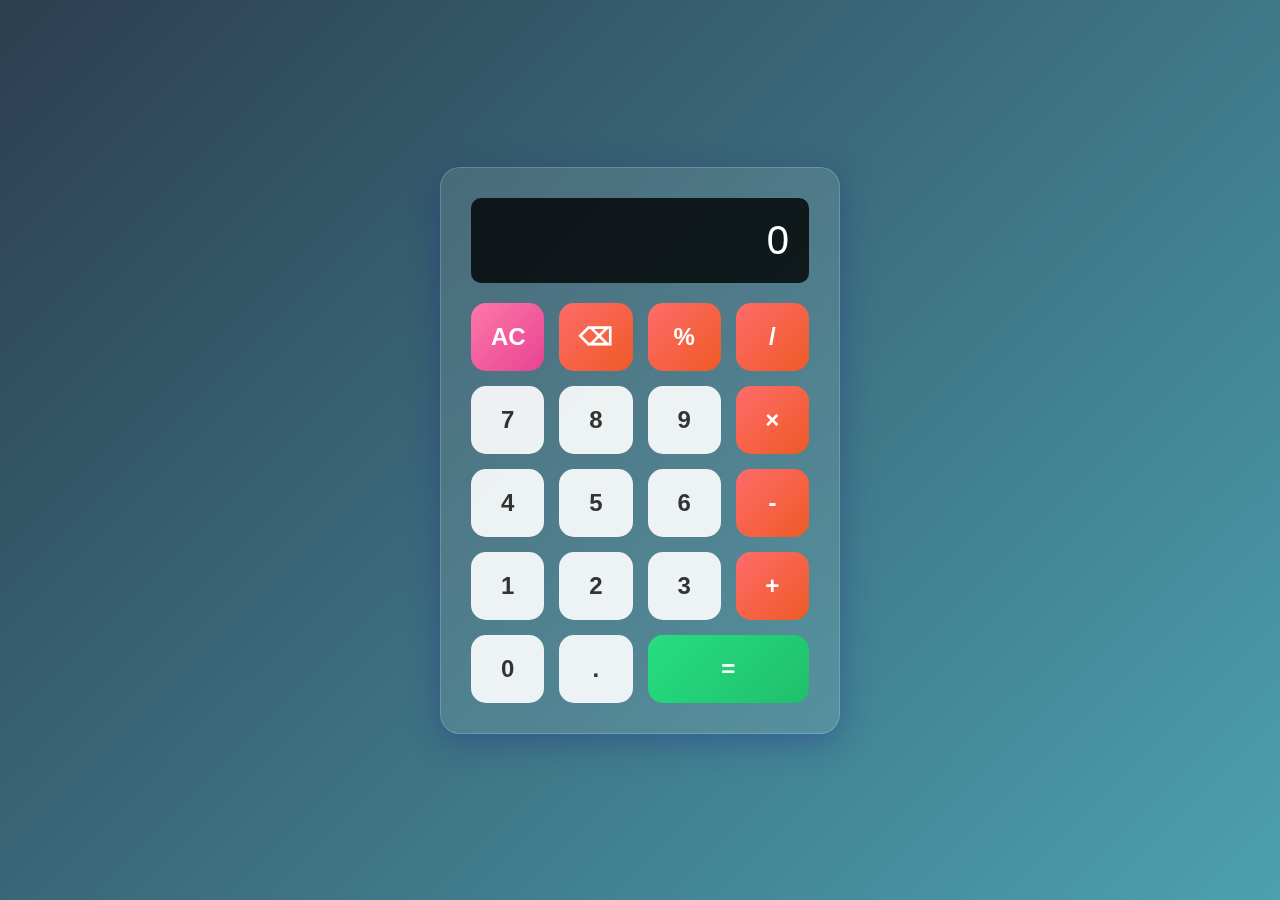
<file: Task-1\_Calculator/index.html>
<!DOCTYPE html>
<html lang="en">

<head>
    <meta charset="UTF-8">
    <meta name="viewport" content="width=device-width, initial-scale=1.0">
    <title>Interactive Calculator</title>
    <link rel="stylesheet" href="style.css">
</head>

<body>
    <div class="calculator">
        <div class="display" id="display">0</div>
        <div class="buttons">
            <button class="clear" data-key="Escape">AC</button>
            <button class="operator" data-key="Backspace">⌫</button>
            <button class="operator" data-key="%">%</button>
            <button class="operator" data-key="/">/</button>

            <button class="number" data-key="7">7</button>
            <button class="number" data-key="8">8</button>
            <button class="number" data-key="9">9</button>
            <button class="operator" data-key="*">×</button>

            <button class="number" data-key="4">4</button>
            <button class="number" data-key="5">5</button>
            <button class="number" data-key="6">6</button>
            <button class="operator" data-key="-">-</button>

            <button class="number" data-key="1">1</button>
            <button class="number" data-key="2">2</button>
            <button class="number" data-key="3">3</button>
            <button class="operator" data-key="+">+</button>

            <button class="number zero" data-key="0">0</button>
            <button class="decimal" data-key=".">.</button>
            <button class="equals" data-key="Enter">=</button>
        </div>

    </div>

    <script src="script.js"></script>
</body>

</html>
</file>
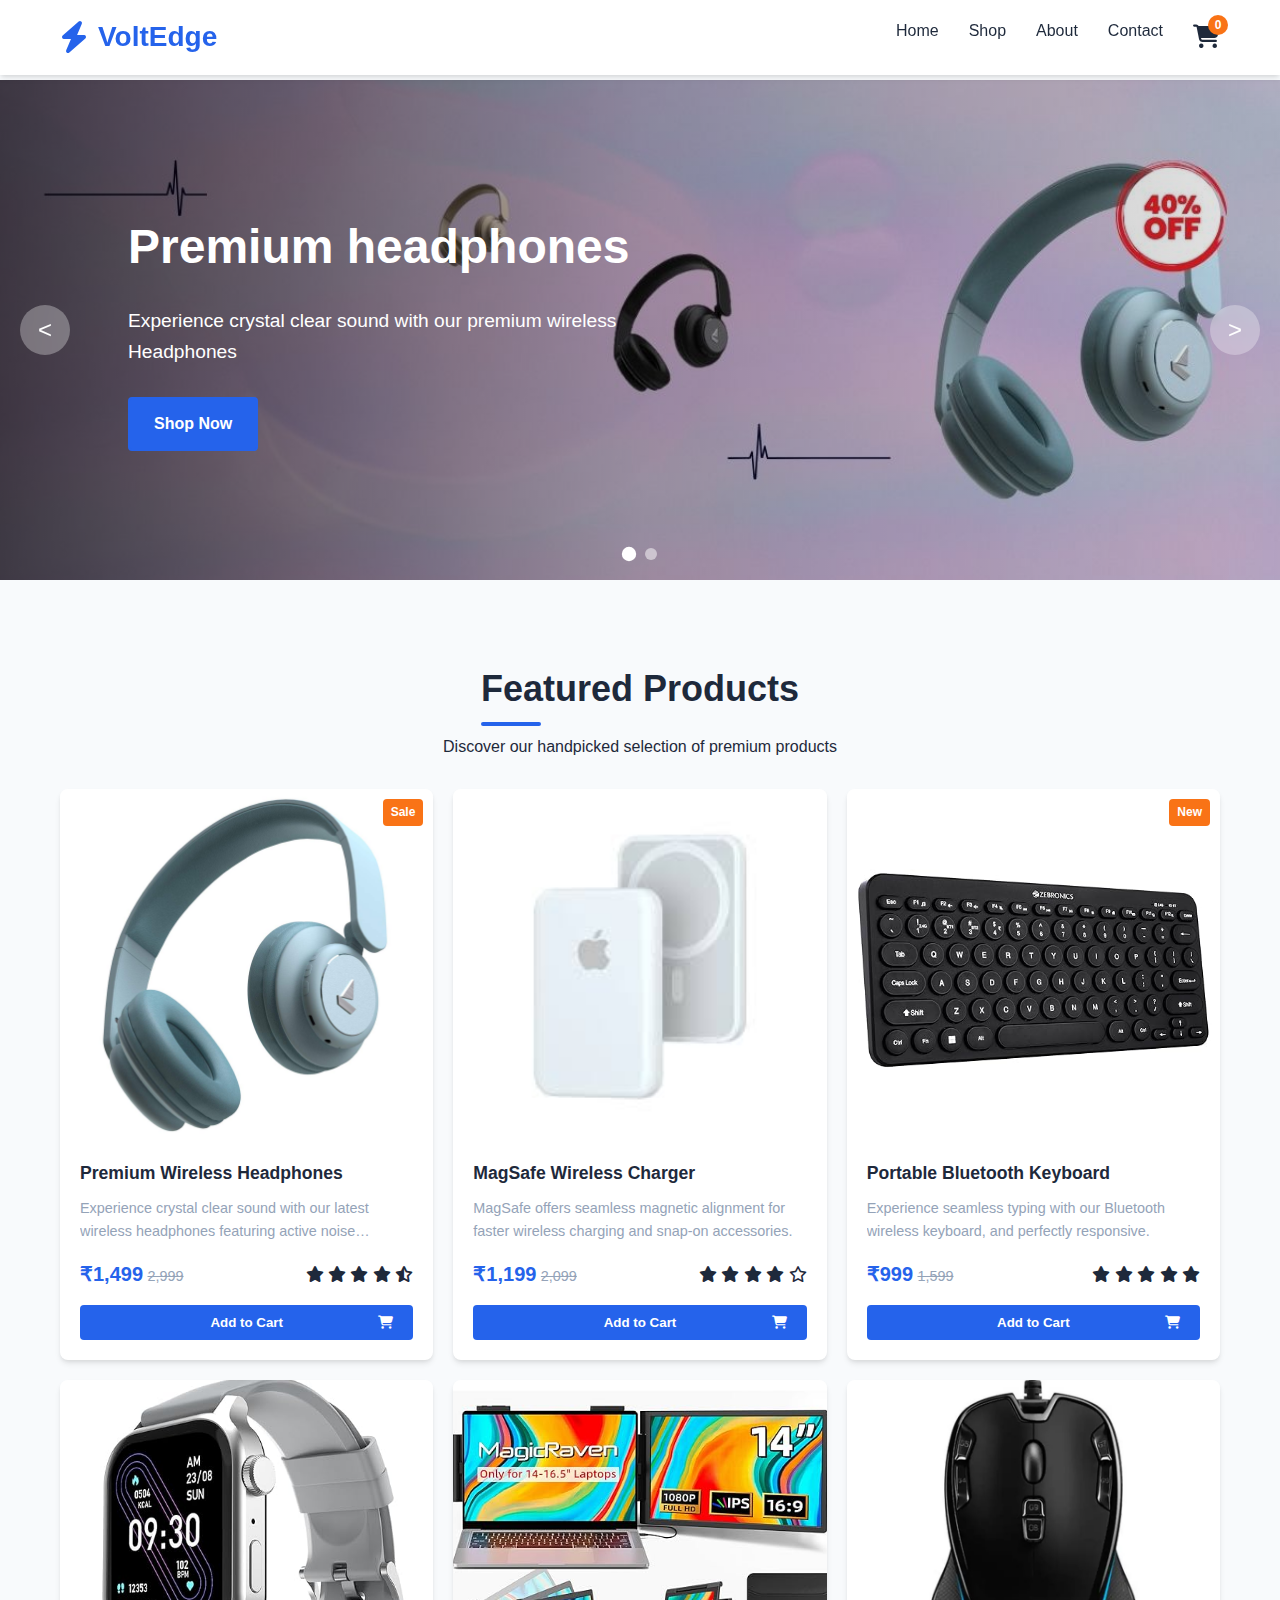
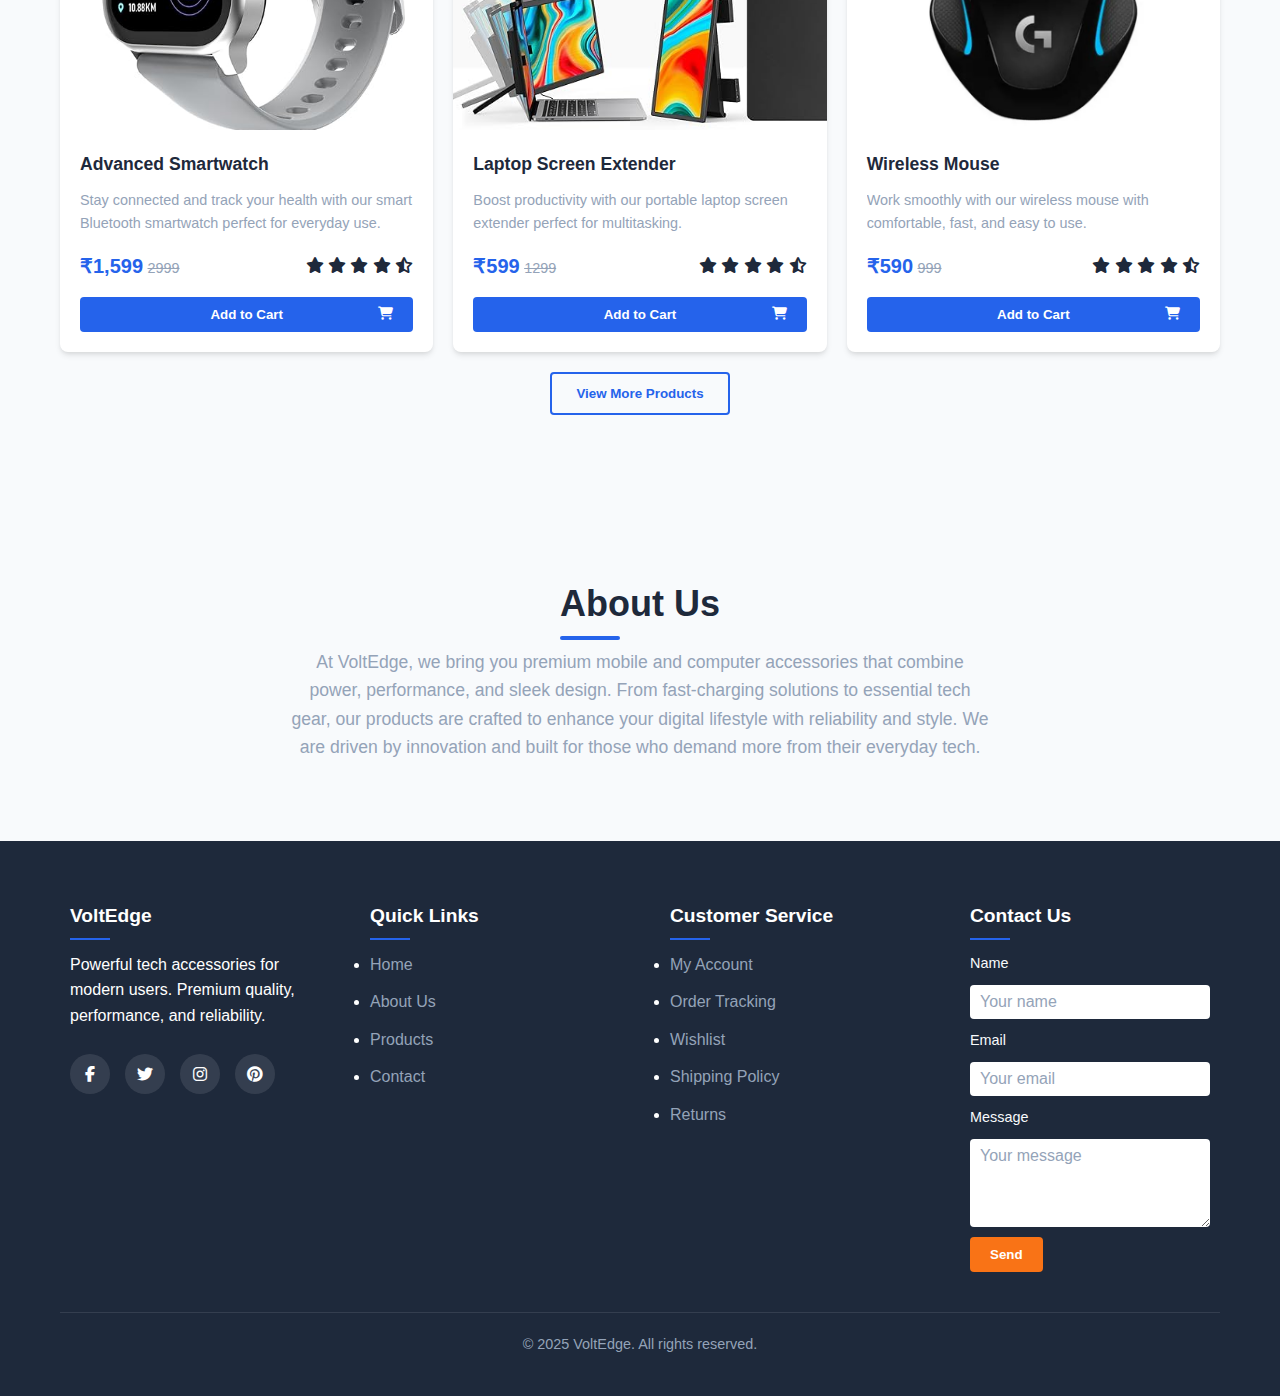
<file: Task-2_Landing-Page/index.html>
<!DOCTYPE html>
<html lang="en">

<head>
    <meta charset="UTF-8">
    <meta name="viewport" content="width=device-width, initial-scale=1.0">
    <title>VoltEdge</title>
    <link rel="stylesheet" href="https://cdnjs.cloudflare.com/ajax/libs/font-awesome/6.4.0/css/all.min.css">
    <link rel="stylesheet" href="style.css">
</head>

<body>
    <!-- Header -->
    <header>
        <button class="mobile-menu-toggle" aria-label="Toggle menu">
            <i class="fas fa-bars"></i>
        </button>
        <div class="container">
            <nav class="navbar">
                <a href="#" class="logo">
                    <i class="fas fa-bolt logo-icon"></i>
                    VoltEdge
                </a>
                <ul class="nav-links">
                    <li><a href="#home">Home</a></li>
                    <li><a href="#products">Shop</a></li>
                    <li><a href="#about">About</a></li>
                    <li><a href="#contact">Contact</a></li>
                    <li>
                        <a href="#" class="cart-icon">
                            <i class="fas fa-shopping-cart"></i>
                            <span class="cart-count">0</span>
                        </a>
                    </li>
                </ul>
            </nav>
        </div>
    </header>

    <!-- Hero Slider -->
    <section class="hero" id="home">
        <div class="slider-container">
            <div class="slider">
                <!-- Slide 1 -->
                <div class="slide active">
                    <div class="slide-bg" style="background-image: url('Images/Purple\ White\ and\ Red\ Modern\ Headphone\ Sale\ Promo\ Banner.jpg');"></div>
                    <div class="slide-content">
                        <h1>Premium headphones</h1>
                        <p>Experience crystal clear sound with our premium wireless Headphones</p>
                        <a href="#products" class="btn btn-primary">Shop Now</a>
                    </div>
                </div>
                <!-- Slide 2 -->
                <div class="slide">
                    <div class="slide-bg" style="background-image: url('Images/New\ Watch\ Arrivals\ Banner.jpg');"></div>
                    <div class="slide-content">
                        <h1>Advanced Smartwatch</h1>
                        <p>Stay connected and track your fitness with our advanced smartwatch</p>
                        <a href="#products" class="btn btn-primary">Explore</a>
                    </div>
                </div>
            </div>
            <!-- Slider Navigation -->
            <div class="slider-nav">
                <button class="nav-btn prev-btn"><</button>
                <button class="nav-btn next-btn">></button>
            </div>
            <!-- Slider Indicators -->
            <div class="slider-indicators">
                <span class="indicator active" data-slide="0"></span>
                <span class="indicator" data-slide="1"></span>
            </div>
        </div>
    </section>

    <!-- Products Section -->
    <section class="products" id="products">
        <div class="container">
            <div class="text-center">
                <h2 class="section-title">Featured Products</h2>
                <p>Discover our handpicked selection of premium products</p>
            </div>
            <div class="products-grid">
                <!-- Product 1 -->
                <div class="product-card">
                    <div class="product-image">
                        <img src="Images/Headphones.jpg"
                            alt="Premium wireless headphones with noise cancellation and sleek black finish">
                        <span class="badge">Sale</span>
                    </div>
                    <div class="product-info">
                        <h3 class="product-title">Premium Wireless Headphones</h3>
                        <p class="product-description">Experience crystal clear sound with our latest wireless
                            headphones featuring active noise cancellation.</p>
                        <div class="product-price">
                            <div>
                                <span class="price">₹1,499</span>
                                <span class="old-price">2,999</span>
                            </div>
                            <div class="rating">
                                <i class="fas fa-star"></i>
                                <i class="fas fa-star"></i>
                                <i class="fas fa-star"></i>
                                <i class="fas fa-star"></i>
                                <i class="fas fa-star-half-alt"></i>
                            </div>
                        </div>
                        <button class="add-to-cart">
                            <span class="text">Add to Cart</span>
                            <i class="fas fa-shopping-cart"></i>
                        </button>
                    </div>
                </div>
                <!-- Product 2 -->
                <div class="product-card">
                    <div class="product-image">
                        <img src="Images/Magsafe.jpeg"
                            alt="Modern smartwatch with health tracking and touchscreen display">
                    </div>
                    <div class="product-info">
                        <h3 class="product-title">MagSafe Wireless Charger</h3>
                        <p class="product-description">MagSafe offers seamless magnetic alignment for faster wireless charging and snap-on accessories.</p>
                        <div class="product-price">
                            <div>
                                <span class="price">₹1,199</span>
                                <span class="old-price">2,099</span>
                            </div>
                            <div class="rating">
                                <i class="fas fa-star"></i>
                                <i class="fas fa-star"></i>
                                <i class="fas fa-star"></i>
                                <i class="fas fa-star"></i>
                                <i class="far fa-star"></i>
                            </div>
                        </div>
                        <button class="add-to-cart">
                            <span class="text">Add to Cart</span>
                            <i class="fas fa-shopping-cart"></i>
                        </button>
                    </div>
                </div>
                <!-- Product 3 -->
                <div class="product-card">
                    <div class="product-image">
                        <img src="Images/Keyboard.jpeg"
                            alt="Portable Bluetooth speaker with 360-degree sound and waterproof design">
                        <span class="badge">New</span>
                    </div>
                    <div class="product-info">
                        <h3 class="product-title">Portable Bluetooth Keyboard</h3>
                        <p class="product-description">Experience seamless typing with our Bluetooth wireless keyboard, and perfectly responsive.</p>
                        <div class="product-price">
                            <div>
                                <span class="price">₹999</span>
                                <span class="old-price">1,599</span>
                            </div>
                            <div class="rating">
                                <i class="fas fa-star"></i>
                                <i class="fas fa-star"></i>
                                <i class="fas fa-star"></i>
                                <i class="fas fa-star"></i>
                                <i class="fas fa-star"></i>
                            </div>
                        </div>
                        <button class="add-to-cart">
                            <span class="text">Add to Cart</span>
                            <i class="fas fa-shopping-cart"></i>
                        </button>
                    </div>
                </div>
                <!-- Product 4 -->
                <div class="product-card">
                    <div class="product-image">
                        <img src="Images/Smartwatch.jpg"
                            alt="High-performance gaming laptop with RGB keyboard and thin bezel display">
                    </div>
                    <div class="product-info">
                        <h3 class="product-title">Advanced Smartwatch</h3>
                        <p class="product-description">Stay connected and track your health with our smart Bluetooth smartwatch perfect for everyday use.</p>
                        <div class="product-price">
                            <div>
                                <span class="price">₹1,599</span>
                                <span class="old-price">2999</span>
                            </div>
                            <div class="rating">
                                <i class="fas fa-star"></i>
                                <i class="fas fa-star"></i>
                                <i class="fas fa-star"></i>
                                <i class="fas fa-star"></i>
                                <i class="fas fa-star-half-alt"></i>
                            </div>
                        </div>
                        <button class="add-to-cart">
                            <span class="text">Add to Cart</span>
                            <i class="fas fa-shopping-cart"></i>
                        </button>
                    </div>
                </div>


                <!-- Product 5 -->
                <div class="product-card">
                    <div class="product-image">
                        <img src="Images/Laptop Screen Extender.jpg"
                            alt="High-performance gaming laptop with RGB keyboard and thin bezel display">
                    </div>
                    <div class="product-info">
                        <h3 class="product-title">Laptop Screen Extender</h3>
                        <p class="product-description">Boost productivity with our portable laptop screen extender perfect for multitasking.</p>
                        <div class="product-price">
                            <div>
                                <span class="price">₹599</span>
                                <span class="old-price">1299</span>
                            </div>
                            <div class="rating">
                                <i class="fas fa-star"></i>
                                <i class="fas fa-star"></i>
                                <i class="fas fa-star"></i>
                                <i class="fas fa-star"></i>
                                <i class="fas fa-star-half-alt"></i>
                            </div>
                        </div>
                        <button class="add-to-cart">
                            <span class="text">Add to Cart</span>
                            <i class="fas fa-shopping-cart"></i>
                        </button>
                    </div>
                </div>

                <!-- Product 6 -->
                <div class="product-card">
                    <div class="product-image">
                        <img src="Images/Mouse.jpg"
                            alt="High-performance gaming laptop with RGB keyboard and thin bezel display">
                    </div>
                    <div class="product-info">
                        <h3 class="product-title">Wireless Mouse</h3>
                        <p class="product-description">Work smoothly with our wireless mouse with comfortable, fast, and easy to use.</p>
                        <div class="product-price">
                            <div>
                                <span class="price">₹590</span>
                                <span class="old-price">999</span>
                            </div>
                            <div class="rating">
                                <i class="fas fa-star"></i>
                                <i class="fas fa-star"></i>
                                <i class="fas fa-star"></i>
                                <i class="fas fa-star"></i>
                                <i class="fas fa-star-half-alt"></i>
                            </div>
                        </div>
                        <button class="add-to-cart">
                            <span class="text">Add to Cart</span>
                            <i class="fas fa-shopping-cart"></i>
                        </button>
                    </div>
                </div>

                <!-- Additional Products (hidden initially) -->
                <div class="product-card additional-product hidden">

                    <!-- Product 7 -->
                    <div class="product-image">
                        <img src="Images/back case .jpg"
                            alt="Ergonomic mechanical keyboard with customizable RGB lighting">
                    </div>
                    <div class="product-info">
                        <h3 class="product-title">Iphone 14 back case</h3>
                        <p class="product-description">Protect your phone in style with our durable and sleek back cover.</p>
                        <div class="product-price">
                            <div>
                                <span class="price">₹250</span>
                                <span class="old-price">799</span>
                            </div>
                            <div class="rating">
                                <i class="fas fa-star"></i>
                                <i class="fas fa-star"></i>
                                <i class="fas fa-star"></i>
                                <i class="fas fa-star"></i>
                                <i class="far fa-star"></i>
                            </div>
                        </div>
                        <button class="add-to-cart">
                            <span class="text">Add to Cart</span>
                            <i class="fas fa-shopping-cart"></i>
                        </button>
                    </div>
                </div>

                <!-- Product 8 -->
                <div class="product-card additional-product hidden">
                    <div class="product-image">
                        <img src="Images/Wired Airpods.jpg"
                            alt="MagSafe compatible wireless charger with fast charging capabilities">
                    </div>
                    <div class="product-info">
                        <h3 class="product-title">Wired Airpods </h3>
                        <p class="product-description">Enjoy clear sound and all-day comfort with our wired AirPods simple, reliable, and ready to go.</p>
                        <div class="product-price">
                            <div>
                                <span class="price">₹999</span>
                                <span class="old-price">1999</span>
                            </div>
                            <div class="rating">
                                <i class="fas fa-star"></i>
                                <i class="fas fa-star"></i>
                                <i class="fas fa-star"></i>
                                <i class="fas fa-star"></i>
                                <i class="fas fa-star"></i>
                            </div>
                        </div>
                        <button class="add-to-cart">
                            <span class="text">Add to Cart</span>
                            <i class="fas fa-shopping-cart"></i>
                        </button>
                    </div>
                </div>
                <!-- Product 9 -->
                <div class="product-card additional-product hidden">
                    <div class="product-image">
                        <img src="Images/Mouse pad.jpg"
                            alt="MagSafe compatible wireless charger with fast charging capabilities">
                    </div>
                    <div class="product-info">
                        <h3 class="product-title">Mouse Pad</h3>
                        <p class="product-description">Enjoy smooth and precise control with our comfortable and durable mouse pad.</p>
                        <div class="product-price">
                            <div>
                                <span class="price">₹399</span>
                                <span class="old-price">899</span>
                            </div>
                            <div class="rating">
                                <i class="fas fa-star"></i>
                                <i class="fas fa-star"></i>
                                <i class="fas fa-star"></i>
                                <i class="fas fa-star"></i>
                                <i class="fas fa-star"></i>
                            </div>
                        </div>
                        <button class="add-to-cart">
                            <span class="text">Add to Cart</span>
                            <i class="fas fa-shopping-cart"></i>
                        </button>
                    </div>
                </div>

                <!-- Product 10 -->
                <div class="product-card additional-product hidden">
                    <div class="product-image">
                        <img src="Images/Charger.jpg"
                            alt="MagSafe compatible wireless charger with fast charging capabilities">
                    </div>
                    <div class="product-info">
                        <h3 class="product-title">Charger</h3>
                        <p class="product-description">Charge faster and safer with our compact and reliable charger – perfect for daily use.</p>
                        <div class="product-price">
                            <div>
                                <span class="price">₹599</span>
                                <span class="old-price">999</span>
                            </div>
                            <div class="rating">
                                <i class="fas fa-star"></i>
                                <i class="fas fa-star"></i>
                                <i class="fas fa-star"></i>
                                <i class="fas fa-star"></i>
                                <i class="fas fa-star"></i>
                            </div>
                        </div>
                        <button class="add-to-cart">
                            <span class="text">Add to Cart</span>
                            <i class="fas fa-shopping-cart"></i>
                        </button>
                    </div>
                </div>

                <!-- Product 11 -->
                <div class="product-card additional-product hidden">
                    <div class="product-image">
                        <img src="Images/Laptop Stand (2).jpg"
                            alt="MagSafe compatible wireless charger with fast charging capabilities">
                    </div>
                    <div class="product-info">
                        <h3 class="product-title">Laptop Stand</h3>
                        <p class="product-description">Work comfortably with our adjustable laptop stand – sturdy, portable, and ergonomic.</p>
                        <div class="product-price">
                            <div>
                                <span class="price">₹349</span>
                                <span class="old-price">999</span>
                            </div>
                            <div class="rating">
                                <i class="fas fa-star"></i>
                                <i class="fas fa-star"></i>
                                <i class="fas fa-star"></i>
                                <i class="fas fa-star"></i>
                                <i class="fas fa-star"></i>
                            </div>
                        </div>
                        <button class="add-to-cart">
                            <span class="text">Add to Cart</span>
                            <i class="fas fa-shopping-cart"></i>
                        </button>
                    </div>
                </div>

                <!-- Product 12 -->
                <div class="product-card additional-product hidden">
                    <div class="product-image">
                        <img src="Images/Charging Cable.jpg"
                            alt="MagSafe compatible wireless charger with fast charging capabilities">
                    </div>
                    <div class="product-info">
                        <h3 class="product-title">Charging Cable</h3>
                        <p class="product-description">Fast and reliable charging with our strong, tangle-free charging cable.</p>
                        <div class="product-price">
                            <div>
                                <span class="price">₹249</span>
                                <span class="old-price">599</span>
                            </div>
                            <div class="rating">
                                <i class="fas fa-star"></i>
                                <i class="fas fa-star"></i>
                                <i class="fas fa-star"></i>
                                <i class="fas fa-star"></i>
                                <i class="fas fa-star"></i>
                            </div>
                        </div>
                        <button class="add-to-cart">
                            <span class="text">Add to Cart</span>
                            <i class="fas fa-shopping-cart"></i>
                        </button>
                    </div>
                </div>


            </div>
            <div class="text-center">
                <button id="view-more-btn" class="btn btn-outline">View More Products</button>
                <button id="view-less-btn" class="btn btn-outline" style="display:none;">View Less</button>
            </div>
        </div>
    </section>

    <!-- About Us Section -->
    <section class="about" id="about">
        <div class="container">
            <div class="text-center">
                <h2 class="section-title">About Us</h2>
                <p>At VoltEdge, we bring you premium mobile and computer accessories that combine power, performance,
                    and sleek design. From fast-charging solutions to essential tech gear, our products are crafted to
                    enhance your digital lifestyle with reliability and style. We are driven by innovation and built for
                    those who demand more from their everyday tech.</p>
            </div>
        </div>
    </section>


    <!-- Footer -->
    <footer id="contact">
        <div class="container">
            <div class="footer-content">
                <div class="footer-column">
                    <h3>VoltEdge</h3>
                    <p>Powerful tech accessories for modern users. Premium quality, performance, and reliability.</p>
                    <br>
                    <div class="social-links">
                        <a href="#"><i class="fab fa-facebook-f"></i></a>
                        <a href="#"><i class="fab fa-twitter"></i></a>
                        <a href="#"><i class="fab fa-instagram"></i></a>
                        <a href="#"><i class="fab fa-pinterest"></i></a>
                    </div>
                </div>
                <div class="footer-column">
                    <h3>Quick Links</h3>
                    <ul>
                        <li><a href="#">Home</a></li>
                        <li><a href="#">About Us</a></li>
                        <li><a href="#">Products</a></li>
                        <li><a href="#">Contact</a></li>
                    </ul>
                </div>
                <div class="footer-column">
                    <h3>Customer Service</h3>
                    <ul>
                        <li><a href="#">My Account</a></li>
                        <li><a href="#">Order Tracking</a></li>
                        <li><a href="#">Wishlist</a></li>
                        <li><a href="#">Shipping Policy</a></li>
                        <li><a href="#">Returns</a></li>
                    </ul>
                </div>
                <div class="footer-column">
                    <h3>Contact Us</h3>
                    <form class="contact-form" action="/contact" method="post">
                        <label for="name">Name</label>
                        <input type="text" id="name" name="name" placeholder="Your name" required>

                        <label for="email">Email</label>
                        <input type="email" id="email" name="email" placeholder="Your email" required>

                        <label for="message">Message</label>
                        <textarea id="message" name="message" rows="4" placeholder="Your message" required></textarea>

                        <button type="submit" class="btn btn-primary">Send</button>
                    </form>
                </div>
            </div>
            <div class="copyright">
                <p>© 2025 VoltEdge. All rights reserved.</p>
            </div>
        </div>
    </footer>

    <script src="script.js"></script>
</body>

</html>
</file>
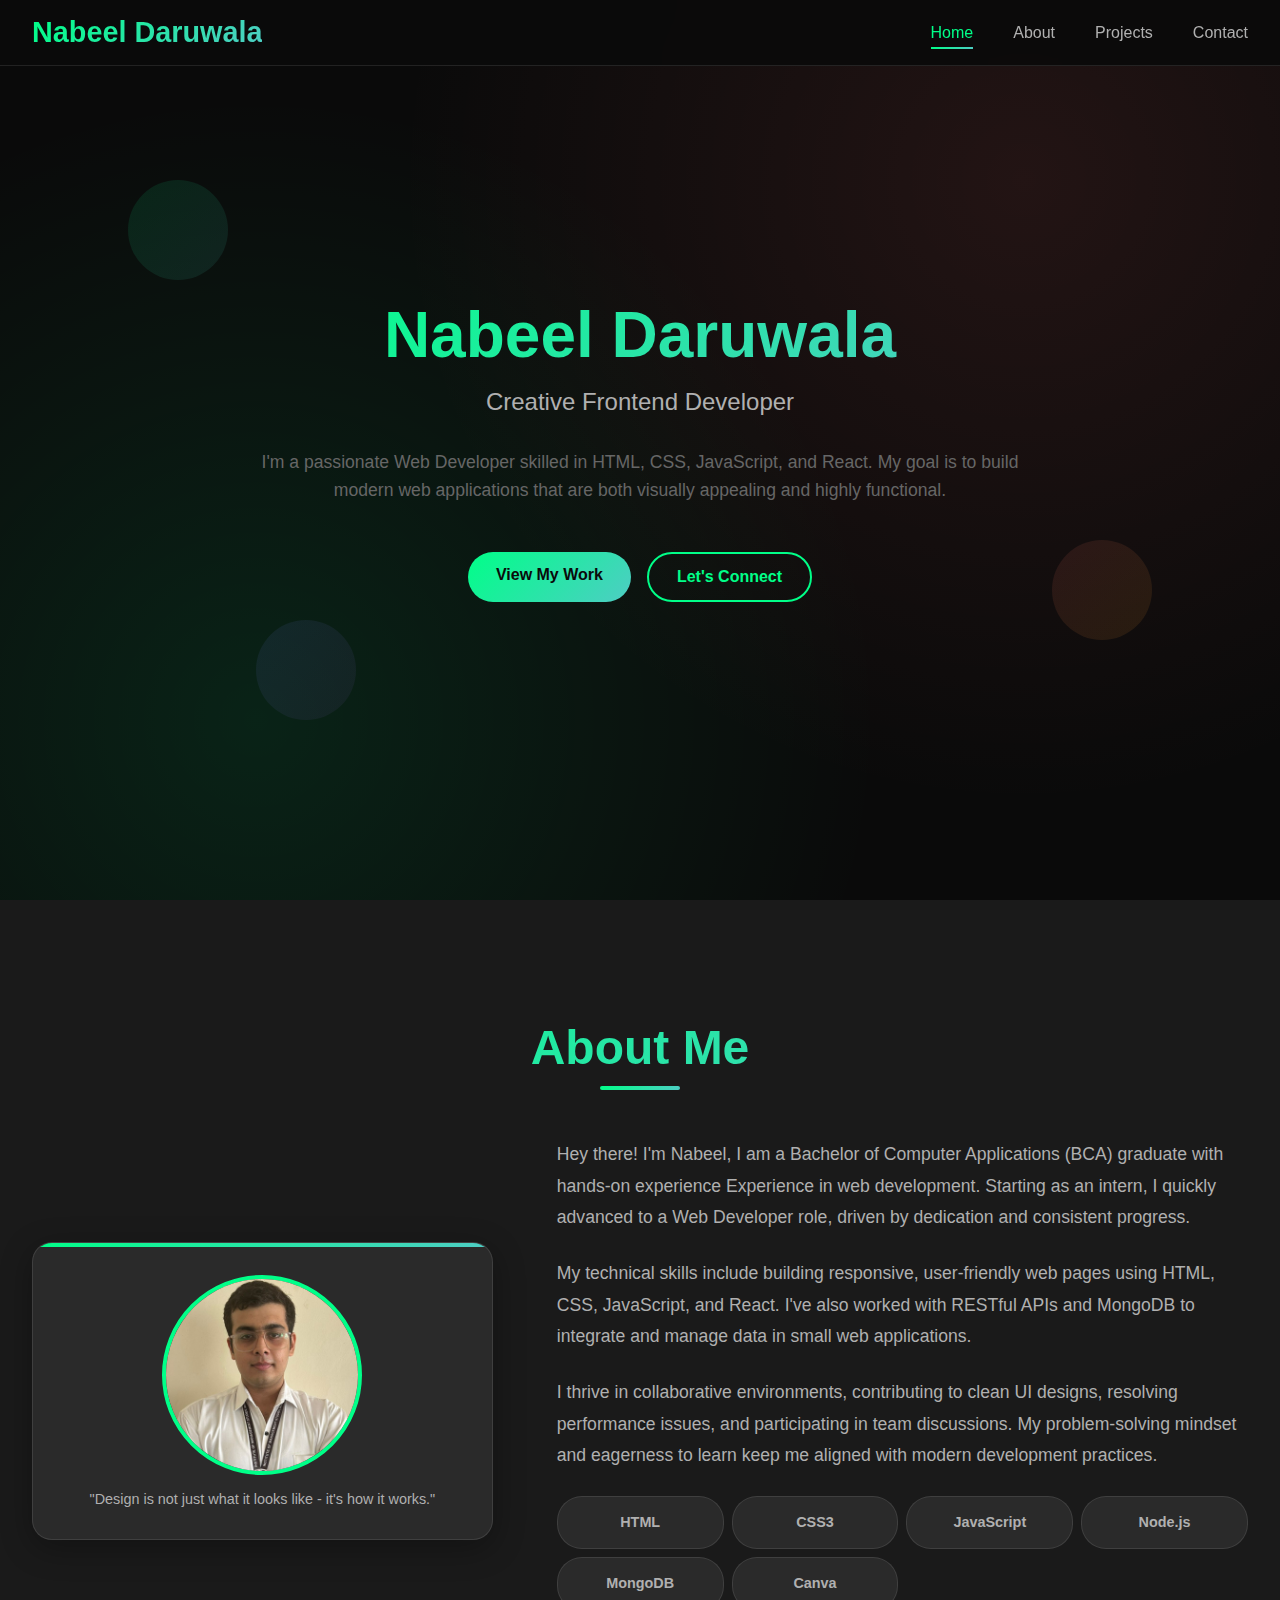
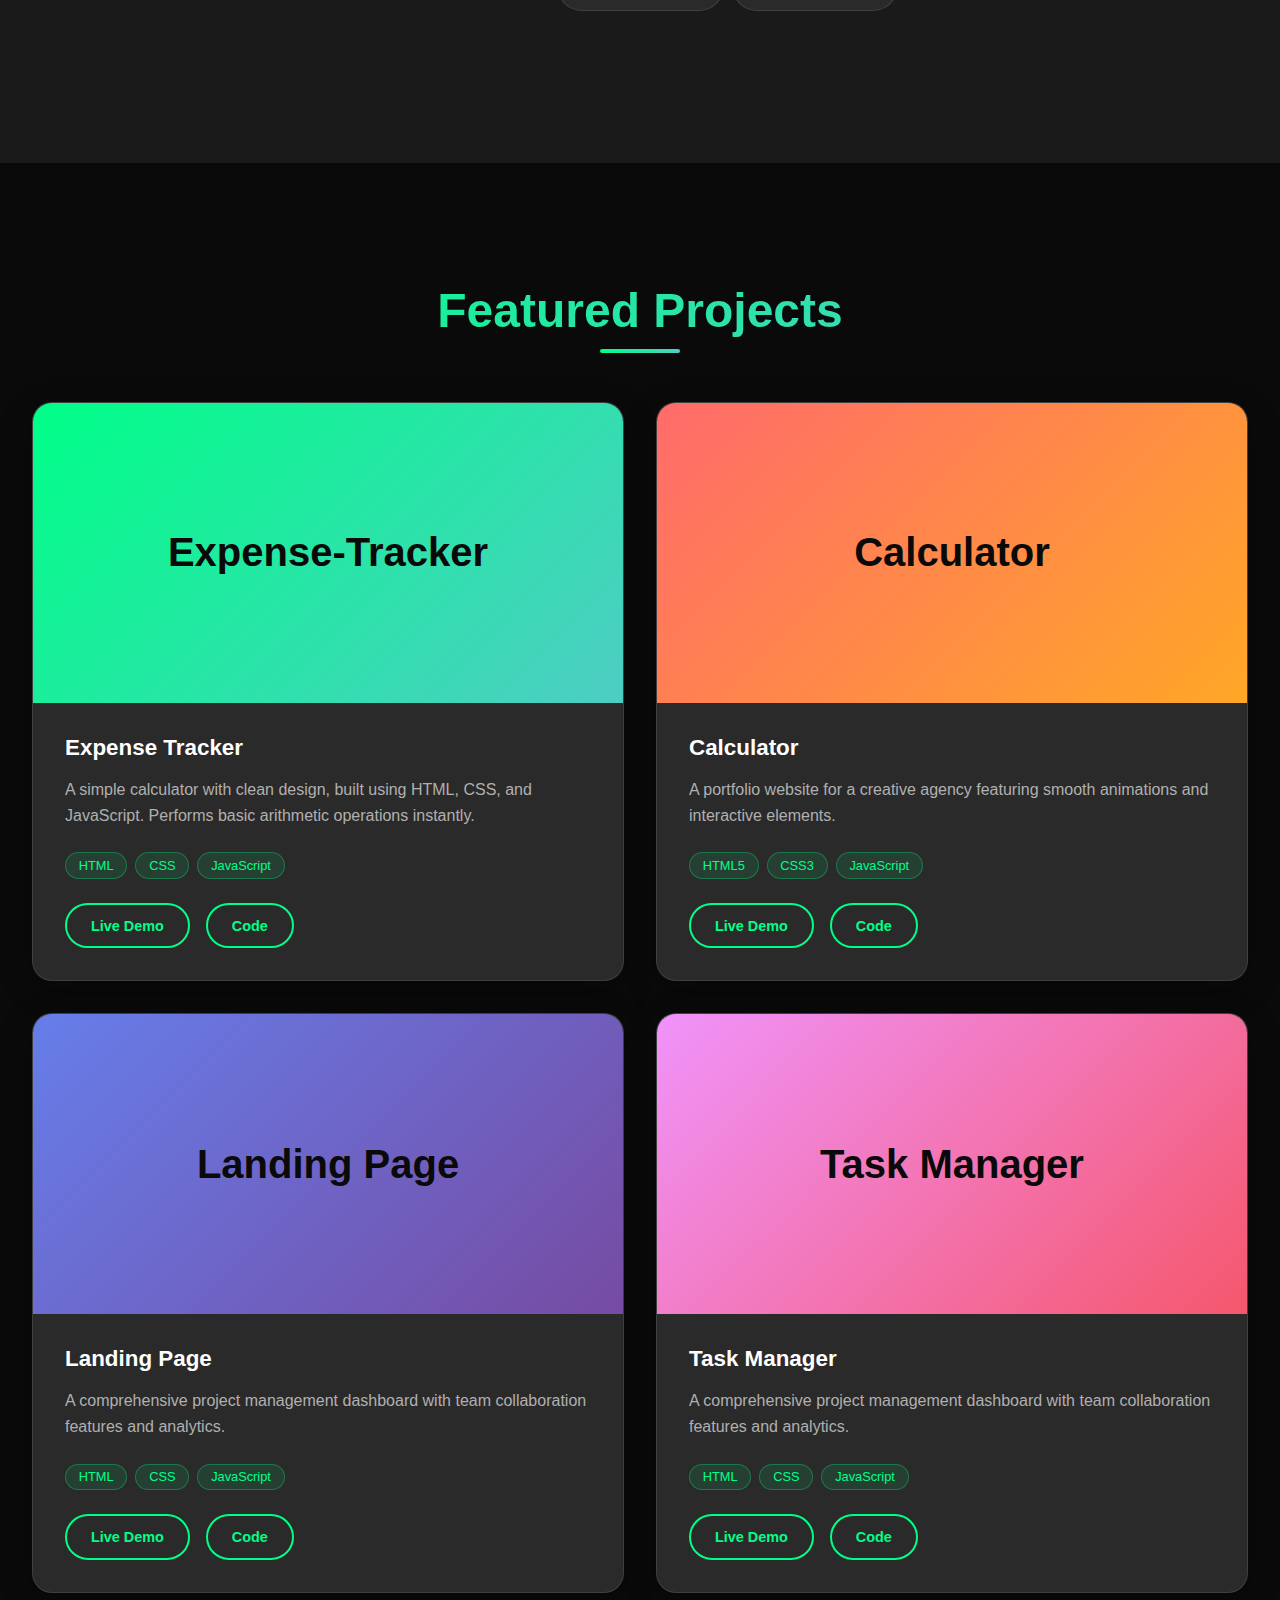
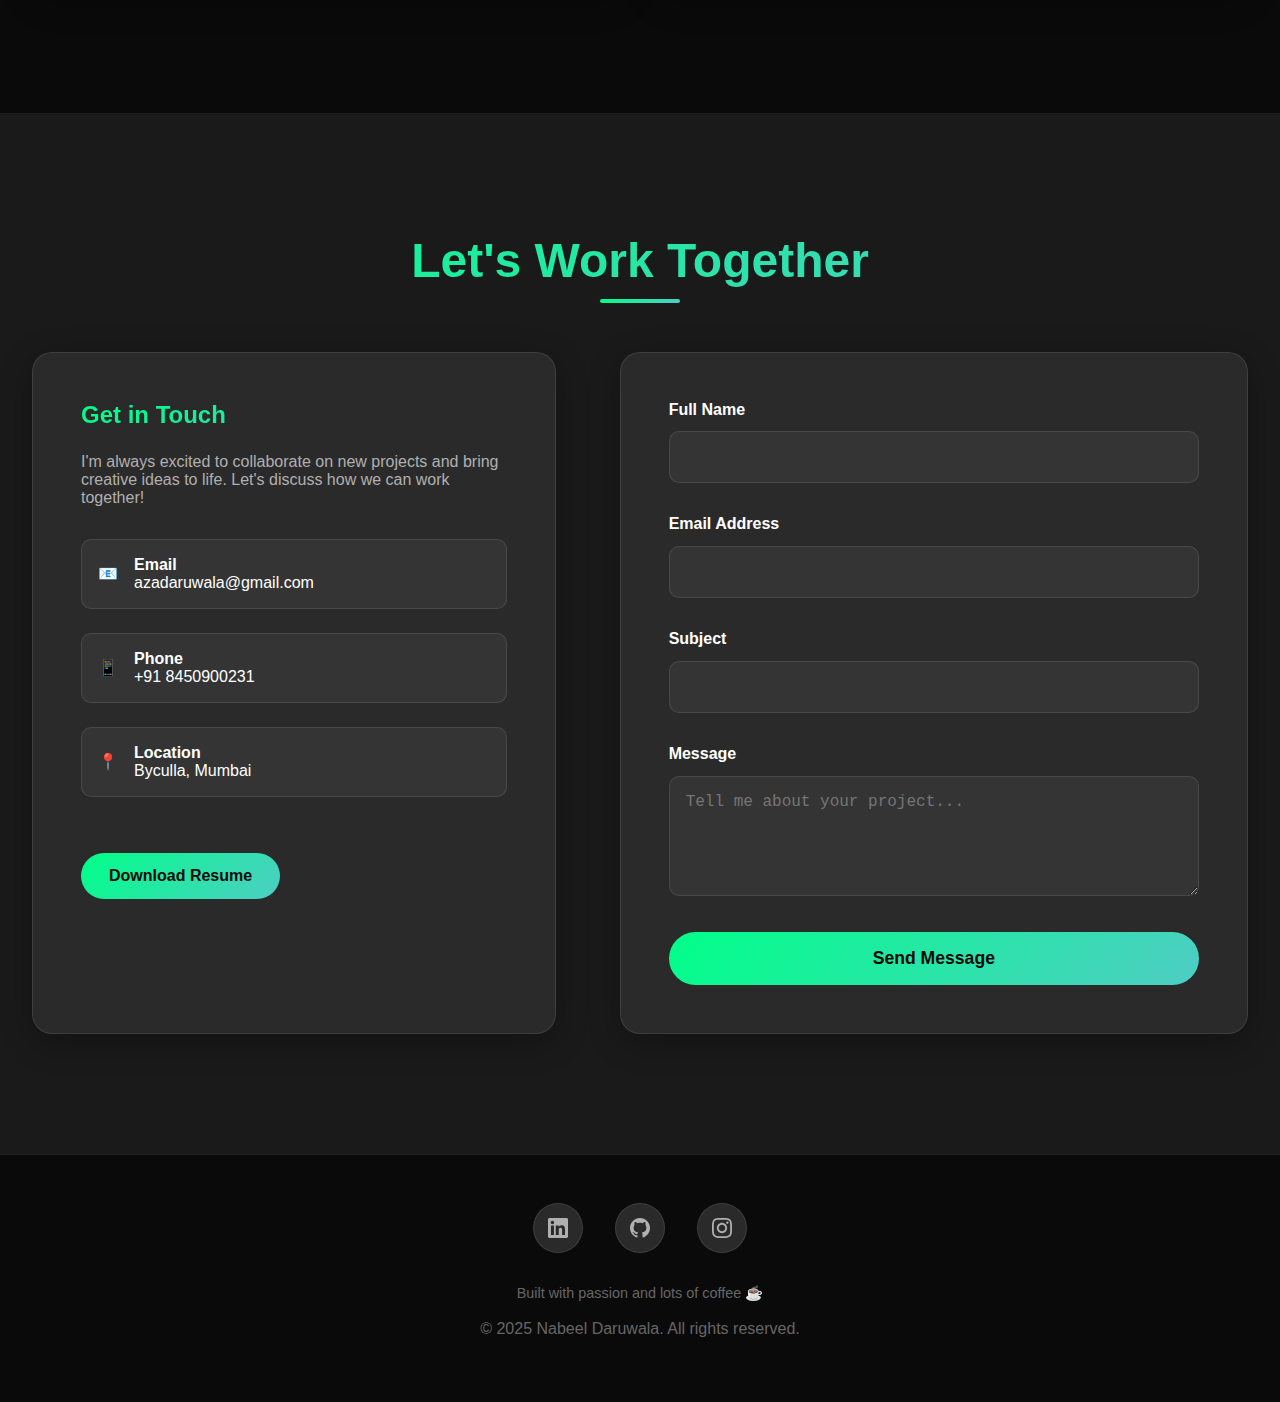
<file: Task-3_Portfolio/index.html>
<!DOCTYPE html>
<html lang="en">

<head>
    <meta charset="UTF-8">
    <meta name="viewport" content="width=device-width, initial-scale=1.0">
    <title>Portfolio</title>
    <link rel="stylesheet" href="styles.css">
</head>

<body>
    <!-- Navigation -->
    <nav class="navbar">
        <div class="nav-container">
            <div class="logo">Nabeel Daruwala</div>
            <ul class="nav-menu">
                <li><a href="#home" class="nav-link active">Home</a></li>
                <li><a href="#about" class="nav-link">About</a></li>
                <li><a href="#projects" class="nav-link">Projects</a></li>
                <li><a href="#contact" class="nav-link">Contact</a></li>
            </ul>
            <div class="menu-toggle">
                <span class="bar"></span>
                <span class="bar"></span>
                <span class="bar"></span>
            </div>
        </div>
    </nav>

    <!-- Hero Section -->
    <section id="home" class="hero">
        <div class="floating-element"></div>
        <div class="floating-element"></div>
        <div class="floating-element"></div>

        <div class="hero-content">
            <h1 class="hero-title">Nabeel Daruwala</h1>
            <p class="hero-subtitle">Creative Frontend Developer</p>
            <p class="hero-description">
                I'm a passionate Web Developer skilled in HTML, CSS, JavaScript, and React.
                My goal is to build modern web applications that are both visually appealing and highly functional.
            </p>
            <div class="cta-buttons">
                <a href="#projects" class="btn btn-primary">View My Work</a>
                <a href="#contact" class="btn btn-outline">Let's Connect</a>
            </div>
        </div>
    </section>

    <!-- About Section -->
    <section id="about" class="about">
        <h2 class="section-title">About Me</h2>
        <div class="about-container">
            <div class="about-image">
                <div class="profile-card">
                    <img src="Images/My PIC.jpg" alt="Nabeel Daruwala"
                        class="profile-img">
                    <p style="text-align: center; color: var(--text-secondary); font-size: 0.9rem;">
                        "Design is not just what it looks like - it's how it works."
                    </p>
                </div>
            </div>

            <div class="about-text">
                <p>Hey there! I'm Nabeel, I am a Bachelor of Computer Applications (BCA) graduate with hands-on experience
                    Experience in web development. Starting as an intern, I quickly advanced to a Web Developer role,
                    driven by dedication and consistent progress.</p>

                <p>My technical skills include building responsive, user-friendly web pages using HTML, CSS, JavaScript,
                    and React. I've also worked with RESTful APIs and MongoDB to integrate and manage data in small web
                    applications.</p>

                <p>I thrive in collaborative environments, contributing to clean UI designs, resolving performance
                    issues, and participating in team discussions. My problem-solving mindset and eagerness to learn
                    keep me aligned with modern development practices.</p>

                <div class="skills-container">
                    <div class="skill-tag">HTML</div>
                    <div class="skill-tag">CSS3</div>
                    <div class="skill-tag">JavaScript</div>
                    <div class="skill-tag">Node.js</div>
                    <div class="skill-tag">MongoDB</div>
                    <div class="skill-tag">Canva</div>
                </div>
            </div>
        </div>
    </section>

    <!-- Projects Section -->
    <section id="projects" class="projects">
        <h2 class="section-title">Featured Projects</h2>
        <div class="projects-grid">
            <!-- Project 1 -->
            <div class="project-card">
                <div class="project-image">Expense-Tracker</div>
                <div class="project-info">
                    <h3 class="project-title">Expense Tracker</h3>
                    <p class="project-description">A simple calculator with clean design, built using HTML, CSS, and JavaScript. Performs basic arithmetic operations instantly.</p>
                    <div class="project-tech">
                        <span class="tech-tag">HTML</span>
                        <span class="tech-tag">CSS</span>
                        <span class="tech-tag">JavaScript</span>
                    </div>
                    <div class="project-links">
                        <a href="Images/Expense Tracker.jpeg" target="_blank" class="project-link">Live Demo</a>
                        <a href="https://github.com/Nabeel7221/Expense-Tracker" target="_blank" class="project-link">Code</a>
                    </div>
                </div>
            </div>

            <!-- Project 2 -->

            <div class="project-card">
                <div class="project-image">Calculator</div>
                <div class="project-info">
                    <h3 class="project-title">Calculator</h3>
                    <p class="project-description">A portfolio website for a creative agency featuring smooth animations
                        and interactive elements.</p>
                    <div class="project-tech">
                        <span class="tech-tag">HTML5</span>
                        <span class="tech-tag">CSS3</span>
                        <span class="tech-tag">JavaScript</span>
                        <!-- <span class="tech-tag">GSAP</span> -->
                    </div>
                    <div class="project-links">
                        <a href="Images/Calculator.jpeg" target="_blank" class="project-link">Live Demo</a>
                        <a href="#" class="project-link">Code</a>
                    </div>
                </div>
            </div>

            <!-- Project 3 -->

            <div class="project-card">
                <div class="project-image">Landing Page</div>
                <div class="project-info">
                    <h3 class="project-title">Landing Page</h3>
                    <p class="project-description">A comprehensive project management dashboard with team collaboration
                        features and analytics.</p>
                    <div class="project-tech">
                        <span class="tech-tag">HTML</span>
                        <span class="tech-tag">CSS</span>
                        <span class="tech-tag">JavaScript</span>
                    </div>
                    <div class="project-links">
                        <a href="Images/Landing Page .jpeg" target="_blank" class="project-link">Live Demo</a>
                        <a href="#" class="project-link">Code</a>
                    </div>
                </div>
            </div>

            <!-- Project 4 -->
            <div class="project-card">
                <div class="project-image">Task Manager</div>
                <div class="project-info">
                    <h3 class="project-title">Task Manager</h3>
                    <p class="project-description">A comprehensive project management dashboard with team collaboration
                        features and analytics.</p>
                    <div class="project-tech">
                        <span class="tech-tag">HTML</span>
                        <span class="tech-tag">CSS</span>
                        <span class="tech-tag">JavaScript</span>
                    </div>
                    <div class="project-links">
                        <a href="Images/Task Manager.jpeg" target="_blank" class="project-link">Live Demo</a>
                        <a href="#" class="project-link">Code</a>
                    </div>
                </div>
            </div>

        </div>
    </section>

    <!-- Contact Section -->
    <section id="contact" class="contact">
        <h2 class="section-title">Let's Work Together</h2>
        <div class="contact-container">
            <div class="contact-info">
                <h3>Get in Touch</h3>
                <p style="color: var(--text-secondary); margin-bottom: 2rem;">
                    I'm always excited to collaborate on new projects and bring creative ideas to life.
                    Let's discuss how we can work together!
                </p>

                <div class="contact-item">
                    <div class="contact-icon">📧</div>
                    <div>
                        <strong>Email</strong><br>
                        azadaruwala@gmail.com
                    </div>
                </div>

                <div class="contact-item">
                    <div class="contact-icon">📱</div>
                    <div>
                        <strong>Phone</strong><br>
                        +91 8450900231
                    </div>
                </div>

                <div class="contact-item">
                    <div class="contact-icon">📍</div>
                    <div>
                        <strong>Location</strong><br>
                        Byculla, Mumbai
                    </div>
                </div>

                <a href="My Resume.pdf" class="btn btn-primary" download style="margin-top: 2rem;">Download
                    Resume</a>
            </div>

            <form class="contact-form" id="contactForm">
                <div class="form-group">
                    <label for="name">Full Name</label>
                    <input type="text" id="name" name="name" required>
                </div>

                <div class="form-group">
                    <label for="email">Email Address</label>
                    <input type="email" id="email" name="email" required>
                </div>

                <div class="form-group">
                    <label for="subject">Subject</label>
                    <input type="text" id="subject" name="subject" required>
                </div>

                <div class="form-group">
                    <label for="message">Message</label>
                    <textarea id="message" name="message" placeholder="Tell me about your project..."
                        required></textarea>
                </div>

                <button type="submit" class="submit-btn">Send Message</button>
            </form>
        </div>
    </section>

    <!-- Footer -->
    <footer class="footer">
        <div class="footer-content">
            <div class="social-links">
                <a href="#" class="social-link" aria-label="LinkedIn">
                    <svg width="20" height="20" viewBox="0 0 24 24" fill="currentColor">
                        <path
                            d="M20.447 20.452h-3.554v-5.569c0-1.328-.027-3.037-1.852-3.037-1.853 0-2.136 1.445-2.136 2.939v5.667H9.351V9h3.414v1.561h.046c.477-.9 1.637-1.85 3.37-1.85 3.601 0 4.267 2.37 4.267 5.455v6.286zM5.337 7.433c-1.144 0-2.063-.926-2.063-2.065 0-1.138.92-2.063 2.063-2.063 1.14 0 2.064.925 2.064 2.063 0 1.139-.925 2.065-2.064 2.065zm1.782 13.019H3.555V9h3.564v11.452zM22.225 0H1.771C.792 0 0 .774 0 1.729v20.542C0 23.227.792 24 1.771 24h20.451C23.2 24 24 23.227 24 22.271V1.729C24 .774 23.2 0 22.222 0h.003z" />
                    </svg>
                </a>
                <a href="#" class="social-link" aria-label="GitHub">
                    <svg width="20" height="20" viewBox="0 0 24 24" fill="currentColor">
                        <path
                            d="M12 0c-6.626 0-12 5.373-12 12 0 5.302 3.438 9.8 8.207 11.387.599.111.793-.261.793-.577v-2.234c-3.338.726-4.033-1.416-4.033-1.416-.546-1.387-1.333-1.756-1.333-1.756-1.089-.745.083-.729.083-.729 1.205.084 1.839 1.237 1.839 1.237 1.07 1.834 2.807 1.304 3.492.997.107-.775.418-1.305.762-1.604-2.665-.305-5.467-1.334-5.467-5.931 0-1.311.469-2.381 1.236-3.221-.124-.303-.535-1.524.117-3.176 0 0 1.008-.322 3.301 1.23.957-.266 1.983-.399 3.003-.404 1.02.005 2.047.138 3.006.404 2.291-1.552 3.297-1.23 3.297-1.23.653 1.653.242 2.874.118 3.176.77.84 1.235 1.911 1.235 3.221 0 4.609-2.807 5.624-5.479 5.921.43.372.823 1.102.823 2.222v3.293c0 .319.192.694.801.576 4.765-1.589 8.199-6.086 8.199-11.386 0-6.627-5.373-12-12-12z" />
                    </svg>
                </a>
                <a href="#" class="social-link" aria-label="Instagram">
                    <svg width="20" height="20" viewBox="0 0 24 24" fill="currentColor">
                        <path
                            d="M12 2.163c3.204 0 3.584.012 4.85.07 3.252.148 4.771 1.691 4.919 4.919.058 1.265.069 1.645.069 4.849 0 3.205-.012 3.584-.069 4.849-.149 3.225-1.664 4.771-4.919 4.919-1.266.058-1.644.07-4.85.07-3.204 0-3.584-.012-4.849-.07-3.26-.149-4.771-1.699-4.919-4.92-.058-1.265-.07-1.644-.07-4.849 0-3.204.013-3.583.07-4.849.149-3.227 1.664-4.771 4.919-4.919 1.266-.057 1.645-.069 4.849-.069zm0-2.163c-3.259 0-3.667.014-4.947.072-4.358.2-6.78 2.618-6.98 6.98-.059 1.281-.073 1.689-.073 4.948 0 3.259.014 3.668.072 4.948.2 4.358 2.618 6.78 6.98 6.98 1.281.058 1.689.072 4.948.072 3.259 0 3.668-.014 4.948-.072 4.354-.2 6.782-2.618 6.979-6.98.059-1.28.073-1.689.073-4.948 0-3.259-.014-3.667-.072-4.947-.196-4.354-2.617-6.78-6.979-6.98-1.281-.059-1.69-.073-4.949-.073zm0 5.838c-3.403 0-6.162 2.759-6.162 6.162s2.759 6.163 6.162 6.163 6.162-2.759 6.162-6.163c0-3.403-2.759-6.162-6.162-6.162zm0 10.162c-2.209 0-4-1.79-4-4 0-2.209 1.791-4 4-4s4 1.791 4 4c0 2.21-1.791 4-4 4zm6.406-11.845c-.796 0-1.441.645-1.441 1.44s.645 1.44 1.441 1.44c.795 0 1.439-.645 1.439-1.44s-.644-1.44-1.439-1.44z" />
                    </svg>
                </a>
            </div>

            <p style="color: var(--text-muted); font-size: 0.9rem;">
                Built with passion and lots of coffee ☕
            </p>
            <br>
            <p style="color: var(--text-muted); margin-bottom: 1rem;">
                &copy; 2025 Nabeel Daruwala. All rights reserved.
            </p>

        </div>
    </footer>

    <script src="script.js"></script>
</body>

</html>
</file>
<file: Task-1\_Calculator/style.css>
* {
    margin: 0;
    padding: 0;
    box-sizing: border-box;
}

body {
    font-family: 'Arial', sans-serif;
    background: #2c3e50;
    background: linear-gradient(135deg, #2c3e50 0%, #4ca1af 100%);
    min-height: 100vh;
    display: flex;
    justify-content: center;
    align-items: center;
    padding: 20px;
}

.calculator {
    background: rgba(255, 255, 255, 0.1);
    backdrop-filter: blur(10px);
    border-radius: 20px;
    padding: 30px;
    box-shadow: 0 8px 32px 0 rgba(31, 38, 135, 0.37);
    border: 1px solid rgba(255, 255, 255, 0.18);
    max-width: 400px;
    width: 100%;
}

.display {
    background: rgba(0, 0, 0, 0.8);
    color: white;
    font-size: 2.5rem;
    font-weight: 300;
    text-align: right;
    padding: 20px;
    margin-bottom: 20px;
    border-radius: 10px;
    min-height: 80px;
    display: flex;
    align-items: center;
    justify-content: flex-end;
    word-wrap: break-word;
    overflow-wrap: break-word;
}

.buttons {
    display: grid;
    grid-template-columns: repeat(4, 1fr);
    gap: 15px;
}

button {
    padding: 20px;
    font-size: 1.5rem;
    border: none;
    border-radius: 15px;
    cursor: pointer;
    transition: all 0.2s ease;
    font-weight: 600;
    position: relative;
    overflow: hidden;
}

button:hover {
    transform: translateY(-2px);
    box-shadow: 0 5px 15px rgba(0, 0, 0, 0.3);
}

button:focus {
    outline: 2px solid #20bf6b;
    outline-offset: 2px;
}


button:active {
    transform: translateY(0);
    box-shadow: 0 2px 5px rgba(0, 0, 0, 0.3);
}

.number,
.decimal {
    background: rgba(255, 255, 255, 0.9);
    color: #333;
}

.operator {
    background: linear-gradient(135deg, #ff6b6b, #ee5a24);
    color: white;
}

.equals {
    background: linear-gradient(135deg, #26de81, #20bf6b);
    color: white;
    grid-column: span 2;
}

.clear {
    background: linear-gradient(135deg, #fd79a8, #e84393);
    color: white;
}

.zero {
    grid-column: auto;
}

.pressed {
    animation: pressEffect 0.1s ease;
}

.operator.active {
    box-shadow: 0 0 10px #f39c12;
    background: #f39c12;
}



@keyframes pressEffect {
    0% {
        transform: scale(1);
    }

    50% {
        transform: scale(0.95);
    }

    100% {
        transform: scale(1);
    }
}

.keyboard-hint {
    text-align: center;
    color: rgba(255, 255, 255, 0.7);
    font-size: 0.9rem;
    margin-top: 15px;
}

.error {
    color: #ff6b6b;
    font-size: 1.8rem;
}

@media (max-width: 480px) {
    .calculator {
        max-width: 100%;
        padding: 20px;
    }

    .display {
        font-size: 2rem;
        padding: 15px;
        min-height: 60px;
    }

    button {
        padding: 15px;
        font-size: 1.2rem;
        border-radius: 10px;
    }

    .buttons {
        gap: 10px;
    }
}
</file>
<file: Task-2_Landing-Page/style.css>
:root {
    --primary: #2563eb;
    --primary-dark: #1d4ed8;
    --secondary: #f97316;
    --dark: #1e293b;
    --light: #f8fafc;
    --gray: #94a3b8;
    --success: #10b981;
    --shadow: 0 4px 6px -1px rgba(0, 0, 0, 0.1), 0 2px 4px -1px rgba(0, 0, 0, 0.06);
}

html {
    scroll-behavior: smooth;
}

* {
    margin: 0;
    padding: 0;
    box-sizing: border-box;
    font-family: 'Segoe UI', Tahoma, Geneva, Verdana, sans-serif;
}

body {
    background-color: var(--light);
    color: var(--dark);
    line-height: 1.6;
    overflow-x: hidden;
}

/* Utility Classes */
.container {
    width: 100%;
    max-width: 1200px;
    margin: 0 auto;
    padding: 0 20px;
}

.btn {
    display: inline-block;
    padding: 12px 24px;
    border-radius: 4px;
    font-weight: 600;
    text-decoration: none;
    cursor: pointer;
    transition: all 0.3s ease;
    text-align: center;
}

.btn-primary {
    background-color: var(--primary);
    color: white;
    border: 2px solid var(--primary);
}

.btn-primary:hover {
    background-color: var(--primary-dark);
    border-color: var(--primary-dark);
    transform: translateY(-2px);
}

.btn-outline {
    background-color: transparent;
    color: var(--primary);
    border: 2px solid var(--primary);
}

.btn-outline:hover {
    background-color: var(--primary);
    color: white;
    transform: translateY(-2px);
}

.text-center {
    text-align: center;
}

.section-title {
    font-size: 2.25rem;
    font-weight: 700;
    margin-bottom: 1rem;
    color: var(--dark);
    position: relative;
    display: inline-block;
}

.section-title::after {
    content: '';
    position: absolute;
    bottom: -8px;
    left: 0;
    width: 60px;
    height: 4px;
    background-color: var(--primary);
    border-radius: 2px;
}

/* Header Styles */
header {
    background-color: white;
    box-shadow: var(--shadow);
    position: fixed;
    width: 100%;
    top: 0;
    left: 0;
    z-index: 1000;
    padding: 15px 0;
}

.navbar {
    display: flex;
    justify-content: space-between;
    align-items: center;
}

.logo {
    font-size: 1.75rem;
    font-weight: 700;
    color: var(--primary);
    text-decoration: none;
    display: flex;
    align-items: center;
}

.logo-icon {
    margin-right: 10px;
    font-size: 2rem;
}

.nav-links {
    display: flex;
    list-style: none;
}

.nav-links li {
    margin-left: 30px;
}

.nav-links a {
    text-decoration: none;
    color: var(--dark);
    font-weight: 500;
    transition: color 0.3s ease;
    position: relative;
}

.nav-links a:hover {
    color: var(--primary);
}

.nav-links a::after {
    content: '';
    position: absolute;
    bottom: -4px;
    left: 0;
    width: 0%;
    height: 2px;
    background-color: var(--primary);
    transition: width 0.3s ease;
}

.nav-links a:hover::after {
    width: 100%;
}

.cart-icon {
    color: var(--dark);
    font-size: 1.5rem;
    position: relative;
}

.cart-count {
    position: absolute;
    top: -8px;
    right: -8px;
    background-color: var(--secondary);
    color: white;
    width: 20px;
    height: 20px;
    border-radius: 50%;
    display: flex;
    justify-content: center;
    align-items: center;
    font-size: 12px;
    font-weight: bold;
}

/* Hero Slider */
.hero {
    margin-top: 80px;
    height: 500px;
    position: relative;
    overflow: hidden;
}

@media (max-width: 576px) {
    .product-image {
        height: 250px;
    }

    .hero {
        margin-top: 100px;
        height: 300px;
    }
}

.slider-container {
    position: relative;
    width: 100%;
    height: 100%;
}

.slider {
    width: 100%;
    height: 100%;
    position: relative;
}

.slide {
    position: absolute;
    top: 0;
    left: 0;
    width: 100%;
    height: 100%;
    opacity: 0;
    transition: opacity 0.5s ease-in-out;
}

.slide.active {
    opacity: 1;
}

.slide-bg {
    position: absolute;
    top: 0;
    left: 0;
    width: 100%;
    height: 100%;
    background-size: cover;
    background-position: center;
    background-repeat: no-repeat;
}

.slide-content {
    position: relative;
    z-index: 2;
    width: 100%;
    height: 100%;
    display: flex;
    flex-direction: column;
    justify-content: center;
    align-items: flex-start;
    padding: 0 10%;
    color: white;
    background: linear-gradient(to right, rgba(0, 0, 0, 0.7) 0%, rgba(0, 0, 0, 0.3) 50%, rgba(0, 0, 0, 0.1) 100%);
}

.slide-content h1 {
    font-size: 3rem;
    margin-bottom: 20px;
    max-width: 600px;
}

.slide-content p {
    font-size: 1.2rem;
    margin-bottom: 30px;
    max-width: 600px;
}

/* Slider Navigation */
.slider-nav {
    position: absolute;
    top: 50%;
    width: 100%;
    display: flex;
    justify-content: space-between;
    padding: 0 20px;
    transform: translateY(-50%);
    z-index: 10;
}

.nav-btn {
    background: rgba(255, 255, 255, 0.3);
    border: none;
    width: 50px;
    height: 50px;
    border-radius: 50%;
    color: white;
    font-size: 1.5rem;
    cursor: pointer;
    transition: all 0.3s ease;
    backdrop-filter: blur(5px);
}

.nav-btn:hover {
    background: rgba(255, 255, 255, 0.5);
    transform: scale(1.1);
}

/* Slider Indicators */
.slider-indicators {
    position: absolute;
    bottom: 20px;
    left: 50%;
    transform: translateX(-50%);
    display: flex;
    z-index: 10;
}

.indicator {
    width: 12px;
    height: 12px;
    border-radius: 50%;
    background-color: rgba(255, 255, 255, 0.5);
    margin: 0 5px;
    cursor: pointer;
    transition: all 0.3s ease;
}

.indicator.active {
    background-color: white;
    transform: scale(1.2);
}

/* Responsive Styles */
@media (max-width: 992px) {
    .slide-content {
        padding: 0 5%;
    }

    .slide-content h1 {
        font-size: 2.5rem;
    }

    .slide-content p {
        font-size: 1.1rem;
    }
}

@media (max-width: 768px) {
    .product-image {
        height: 300px;
    }

    .slide-content {
        align-items: center;
        text-align: center;
        padding: 0 20px;
    }

    .slide-content h1 {
        font-size: 2rem;
    }

    .slide-content p {
        font-size: 1rem;
    }

    .nav-btn {
        width: 40px;
        height: 40px;
        font-size: 1.2rem;
    }
}

@media (max-width: 576px) {
    .slide-content {
        padding: 0 15px;
    }

    .slide-content h1 {
        font-size: 1.8rem;
    }

    .slider-indicators {
        bottom: 10px;
    }

    .indicator {
        width: 10px;
        height: 10px;
    }
}

/* Products Section */
.products {
    padding: 80px 0;
}

.additional-product {
    display: none;
}

.additional-product.visible {
    display: block;
}

#view-more-btn,
#view-less-btn {
    margin-top: 20px;
    cursor: pointer;
}

#view-less-btn {
    display: none;
}

.products-grid {
    display: grid;
    grid-template-columns: repeat(auto-fill, minmax(280px, 1fr));
    gap: 20px;
    margin-top: 30px;
}

@media (max-width: 576px) {
    .products-grid {
        grid-template-columns: 1fr;
        gap: 15px;
    }
}

.product-card {
    background-color: white;
    border-radius: 8px;
    overflow: hidden;
    box-shadow: var(--shadow);
    transition: transform 0.3s ease, box-shadow 0.3s ease;
}

.product-card:hover {
    transform: translateY(-10px);
    box-shadow: 0 10px 15px -3px rgba(0, 0, 0, 0.1);
}

.product-image {
    height: 350px;
    position: relative;
    overflow: hidden;
}

.product-image img {
    width: 100%;
    height: 100%;
    object-fit: cover;
    transition: transform 0.5s ease;
}

.badge {
    position: absolute;
    top: 10px;
    right: 10px;
    background-color: var(--secondary);
    color: white;
    padding: 4px 8px;
    border-radius: 4px;
    font-size: 12px;
    font-weight: bold;
}

.product-info {
    padding: 20px;
}

.product-title {
    font-size: 1.1rem;
    font-weight: 600;
    margin-bottom: 10px;
    color: var(--dark);
}

.product-description {
    color: var(--gray);
    font-size: 0.9rem;
    margin-bottom: 15px;
    overflow: hidden;
    text-overflow: ellipsis;
    display: -webkit-box;
    -webkit-line-clamp: 2;
    -webkit-box-orient: vertical;
}

.product-price {
    display: flex;
    justify-content: space-between;
    align-items: center;
    margin-bottom: 15px;
}

.price {
    font-weight: 700;
    font-size: 1.25rem;
    color: var(--primary);
}

.old-price {
    text-decoration: line-through;
    color: var(--gray);
    font-size: 0.9rem;
}

.add-to-cart {
    width: 100%;
    padding: 10px;
    background-color: var(--primary);
    color: white;
    border: none;
    border-radius: 4px;
    font-weight: 600;
    cursor: pointer;
    transition: all 0.3s ease;
    position: relative;
    overflow: hidden;
}

.add-to-cart:hover {
    background-color: var(--primary-dark);
}

.add-to-cart:active {
    transform: scale(0.98);
}

.add-to-cart .fa-shopping-cart {
    position: absolute;
    right: 20px;
    top: 50%;
    transform: translateY(-50%);
    transition: all 0.3s ease;
}

.add-to-cart .text {
    transition: all 0.3s ease;
    display: inline-block;
}

.add-to-cart.clicked .text {
    transform: translateX(-10px);
}

.add-to-cart.clicked .fa-shopping-cart {
    transform: translate(30px, -50%);
    opacity: 0;
}

.add-to-cart::after {
    content: '\f00c';
    font-family: 'Font Awesome 6 Free';
    font-weight: 900;
    position: absolute;
    right: 20px;
    top: 50%;
    transform: translate(30px, -50%);
    opacity: 0;
    transition: all 0.3s ease;
}

.add-to-cart.clicked::after {
    transform: translateY(-50%);
    opacity: 1;
}

/* About Section */
.about {
    padding: 80px 0;
    background-color: var(--light);
    color: var(--dark);
}

.about .section-title {
    margin-bottom: 1rem;
}

.about p {
    max-width: 700px;
    margin: 0 auto;
    font-size: 1.1rem;
    color: var(--gray);
}

/* Footer */
footer {
    background-color: var(--dark);
    color: white;
    padding: 60px 0 40px;
}

.contact-form {
    display: flex;
    flex-direction: column;
    gap: 10px;
    margin-top: 15px;
}

.contact-form label {
    font-size: 0.9rem;
    color: var(--light);
}

.contact-form input,
.contact-form textarea {
    padding: 8px 10px;
    border-radius: 4px;
    border: none;
    font-size: 1rem;
    font-family: inherit;
}

.contact-form input::placeholder,
.contact-form textarea::placeholder {
    color: var(--gray);
}

.contact-form button {
    align-self: flex-start;
    padding: 10px 20px;
    font-weight: 600;
    cursor: pointer;
    border-radius: 4px;
    border: none;
    background-color: var(--secondary);
    color: white;
    transition: background-color 0.3s ease;
}

.contact-form button:hover {
    background-color: #d65a0c;
    /* Slightly darker orange */
}

.footer-content {
    display: grid;
    grid-template-columns: repeat(auto-fit, minmax(220px, 1fr));
    gap: 40px;
    margin-bottom: 40px;
}

.footer-column {
    padding: 0 10px;
}

.footer-column ul {
    padding-left: 0;
}

.footer-column ul li {
    margin-bottom: 12px;
}

.footer-column ul li a {
    color: var(--gray);
    text-decoration: none;
    transition: color 0.3s ease;
}

.footer-column ul li a:hover {
    color: white;
}

.footer-column h3 {
    font-size: 1.2rem;
    margin-bottom: 20px;
    position: relative;
}

.footer-column h3::after {
    content: '';
    position: absolute;
    bottom: -8px;
    left: 0;
    width: 40px;
    height: 2px;
    background-color: var(--primary);
}

.social-links {
    display: flex;
    gap: 15px;
}

.social-links a {
    color: white;
    background-color: rgba(255, 255, 255, 0.1);
    width: 40px;
    height: 40px;
    border-radius: 50%;
    display: flex;
    justify-content: center;
    align-items: center;
    text-decoration: none;
    transition: background-color 0.3s ease;
}

.social-links a:hover {
    background-color: var(--primary);
}

.copyright {
    text-align: center;
    padding-top: 20px;
    border-top: 1px solid rgba(255, 255, 255, 0.1);
    color: var(--gray);
    font-size: 0.9rem;
}

/* Mobile menu toggle */
.mobile-menu-toggle {
    display: none;
    background: none;
    border: none;
    color: var(--dark);
    font-size: 1.5rem;
    cursor: pointer;
}

@media (max-width: 576px) {
    .mobile-menu-toggle {
        display: block;
        position: absolute;
        right: 20px;
        top: 15px;
    }

    .nav-links {
        display: none;
        width: 100%;
        flex-direction: column;
        padding: 20px 0;
    }

    .nav-links.show {
        display: flex;
    }
}

/* Animation Classes */
@keyframes slideIn {
    from {
        transform: translateY(20px);
        opacity: 0;
    }

    to {
        transform: translateY(0);
        opacity: 1;
    }
}

.animate {
    animation: slideIn 0.5s ease forwards;
}

/* Responsive Styles */
@media (max-width: 992px) {
    .slide-content {
        width: 60%;
    }

    .slide-content h1 {
        font-size: 2.5rem;
    }
}

@media (max-width: 768px) {
    .navbar {
        flex-direction: column;
        gap: 20px;
    }

    .nav-links {
        margin-top: 15px;
    }

    .hero {
        margin-top: 140px;
        height: 400px;
    }

    .slide-content {
        width: 70%;
        padding: 30px;
    }

    .slide-content h1 {
        font-size: 2rem;
    }

    .slide-content p {
        font-size: 1rem;
    }

    .products-grid {
        grid-template-columns: repeat(auto-fill, minmax(250px, 1fr));
    }

    .cta-btns {
        flex-direction: column;
        align-items: center;
    }

    .cta-btns .btn {
        width: 100%;
        max-width: 300px;
    }
}

@media (max-width: 576px) {
    .hero {
        height: 350px;
    }

    .slide-content {
        width: 90%;
        padding: 20px;
        text-align: center;
        background-color: rgba(0, 0, 0, 0.5);
        border-radius: 8px;
    }

    .nav-links {
        flex-wrap: wrap;
        justify-content: center;
    }

    .nav-links li {
        margin: 0 10px 10px;
    }

    .footer-content {
        grid-template-columns: 1fr;
        text-align: center;
    }

    .footer-column h3::after {
        left: 50%;
        transform: translateX(-50%);
    }

    .social-links {
        justify-content: center;
    }
}
</file>
<file: Task-3_Portfolio/styles.css>
:root {
    --bg-dark: #0a0a0a;
    --bg-secondary: #1a1a1a;
    --bg-card: #2a2a2a;
    --accent-primary: #00ff88;
    --accent-secondary: #ff6b6b;
    --accent-blue: #4ecdc4;
    --text-primary: #ffffff;
    --text-secondary: #b0b0b0;
    --text-muted: #666;
    --gradient-1: linear-gradient(135deg, #00ff88, #4ecdc4);
    --gradient-2: linear-gradient(135deg, #ff6b6b, #ffa726);
    --gradient-3: linear-gradient(135deg, #667eea, #764ba2);
    --shadow-glow: 0 0 20px rgba(0, 255, 136, 0.3);
    --shadow-card: 0 8px 32px rgba(0, 0, 0, 0.3);
    --transition: all 0.4s cubic-bezier(0.175, 0.885, 0.32, 1.275);
}

/* Reset and Base Styles */
* {
    margin: 0;
    padding: 0;
    box-sizing: border-box;
}

body {
    font-family: 'Arial', sans-serif;
    background: var(--bg-dark);
    color: var(--text-primary);
    overflow-x: hidden;
    scroll-behavior: smooth;
}

/* Custom Scrollbar */
::-webkit-scrollbar {
    width: 8px;
}

::-webkit-scrollbar-track {
    background: var(--bg-secondary);
}

::-webkit-scrollbar-thumb {
    background: var(--accent-primary);
    border-radius: 4px;
}

/* Navigation */
.navbar {
    position: fixed;
    top: 0;
    width: 100%;
    background: rgba(10, 10, 10, 0.9);
    backdrop-filter: blur(20px);
    z-index: 1000;
    padding: 1rem 0;
    border-bottom: 1px solid rgba(255, 255, 255, 0.1);
}


.nav-container {
    width: 100%;
    padding: 0 2rem;
    display: flex;
    justify-content: space-between;
    align-items: center;
}

.logo {
    font-size: 1.8rem;
    font-weight: bold;
    background: var(--gradient-1);
    -webkit-background-clip: text;
    -webkit-text-fill-color: transparent;
    background-clip: text;
}

.nav-menu {
    display: flex;
    list-style: none;
    gap: 2.5rem;
}

.nav-link {
    text-decoration: none;
    color: var(--text-secondary);
    font-weight: 500;
    transition: var(--transition);
    position: relative;
    padding: 0.5rem 0;
}

.nav-link:hover,
.nav-link.active {
    color: var(--accent-primary);
}

.nav-link::before {
    content: '';
    position: absolute;
    bottom: 0;
    left: 0;
    width: 0;
    height: 2px;
    background: var(--gradient-1);
    transition: var(--transition);
}

.nav-link:hover::before,
.nav-link.active::before {
    width: 100%;
}

/* Mobile Menu */
.menu-toggle {
    display: none;
    flex-direction: column;
    cursor: pointer;
}

.bar {
    width: 25px;
    height: 3px;
    background: var(--accent-primary);
    margin: 3px 0;
    transition: var(--transition);
    border-radius: 3px;
}

/* Hero Section */
.hero {
    min-height: 100vh;
    display: flex;
    align-items: center;
    justify-content: center;
    position: relative;
    background: radial-gradient(circle at 20% 80%, rgba(0, 255, 136, 0.1) 0%, transparent 50%),
        radial-gradient(circle at 80% 20%, rgba(255, 107, 107, 0.1) 0%, transparent 50%);
}

.hero-content {
    text-align: center;
    max-width: 800px;
    z-index: 2;
}

.hero-title {
    font-size: 4rem;
    margin-bottom: 1rem;
    background: var(--gradient-1);
    -webkit-background-clip: text;
    -webkit-text-fill-color: transparent;
    background-clip: text;
    animation: fadeInUp 1s ease-out;
}

.hero-subtitle {
    font-size: 1.5rem;
    color: var(--text-secondary);
    margin-bottom: 2rem;
    animation: fadeInUp 1s ease-out 0.2s both;
}

.hero-description {
    font-size: 1.1rem;
    color: var(--text-muted);
    margin-bottom: 3rem;
    line-height: 1.6;
    animation: fadeInUp 1s ease-out 0.4s both;
}

.cta-buttons {
    display: flex;
    gap: 1rem;
    justify-content: center;
    animation: fadeInUp 1s ease-out 0.6s both;
}

.btn {
    padding: 14px 28px;
    border: none;
    border-radius: 50px;
    font-size: 1rem;
    font-weight: 600;
    cursor: pointer;
    transition: var(--transition);
    text-decoration: none;
    display: inline-block;
}

.btn-primary {
    background: var(--gradient-1);
    color: var(--bg-dark);
}

.btn-primary:hover {
    transform: translateY(-3px);
    box-shadow: var(--shadow-glow);
}

.btn-outline {
    background: transparent;
    color: var(--accent-primary);
    border: 2px solid var(--accent-primary);
}

.btn-outline:hover {
    background: var(--accent-primary);
    color: var(--bg-dark);
    transform: translateY(-3px);
}

/* Floating Elements */
.floating-element {
    position: absolute;
    width: 100px;
    height: 100px;
    border-radius: 50%;
    opacity: 0.1;
    animation: float 6s ease-in-out infinite;
}

.floating-element:nth-child(1) {
    top: 20%;
    left: 10%;
    background: var(--gradient-1);
    animation-delay: 0s;
}

.floating-element:nth-child(2) {
    top: 60%;
    right: 10%;
    background: var(--gradient-2);
    animation-delay: -2s;
}

.floating-element:nth-child(3) {
    bottom: 20%;
    left: 20%;
    background: var(--gradient-3);
    animation-delay: -4s;
}

/* Section Styles */

section {
    padding: 120px 2rem;
    width: 100%;
}

.section-title {
    font-size: 3rem;
    text-align: center;
    margin-bottom: 4rem;
    background: var(--gradient-1);
    -webkit-background-clip: text;
    -webkit-text-fill-color: transparent;
    background-clip: text;
    position: relative;
}

.section-title::after {
    content: '';
    position: absolute;
    bottom: -15px;
    left: 50%;
    transform: translateX(-50%);
    width: 80px;
    height: 4px;
    background: var(--gradient-1);
    border-radius: 2px;
}

/* About Section */
.about {
    background: var(--bg-secondary);
}

.about-container {
    display: grid;
    grid-template-columns: 1fr 1.5fr;
    gap: 4rem;
    align-items: center;
}

.about-image {
    position: relative;
}

.profile-card {
    background: var(--bg-card);
    border-radius: 20px;
    padding: 2rem;
    box-shadow: var(--shadow-card);
    border: 1px solid rgba(255, 255, 255, 0.1);
    position: relative;
    overflow: hidden;
}

.profile-card::before {
    content: '';
    position: absolute;
    top: 0;
    left: 0;
    right: 0;
    height: 4px;
    background: var(--gradient-1);
}

.profile-img {
    width: 200px;
    height: 200px;
    border-radius: 50%;
    object-fit: cover;
    border: 4px solid var(--accent-primary);
    margin: 0 auto 1rem;
    display: block;
    transition: var(--transition);
}

.profile-img:hover {
    transform: scale(1.05);
    box-shadow: 0 0 30px rgba(0, 255, 136, 0.5);
}

.about-text {
    font-size: 1.1rem;
    line-height: 1.8;
    color: var(--text-secondary);
    margin-bottom: 2rem;
}

.about-text p {
    margin-bottom: 1.5rem;
}

.skills-container {
    display: grid;
    grid-template-columns: repeat(auto-fit, minmax(140px, 1fr));
    gap: 0.5rem;
}

.skill-tag {
    background: var(--bg-card);
    padding: 0.8rem 1.2rem;
    border-radius: 25px;
    text-align: center;
    font-size: 0.9rem;
    font-weight: 600;
    border: 1px solid rgba(255, 255, 255, 0.1);
    transition: var(--transition);
    position: relative;
    overflow: hidden;
}

.skill-tag::before {
    content: '';
    position: absolute;
    top: 0;
    left: -100%;
    width: 100%;
    height: 100%;
    background: var(--gradient-1);
    transition: var(--transition);
    z-index: -1;
}

.skill-tag:hover::before {
    left: 0;
}

.skill-tag:hover {
    color: var(--bg-dark);
    transform: translateY(-5px);
}

/* Projects Section */
.projects {
    background: var(--bg-dark);
}

.projects-grid {
    display: grid;
    grid-template-columns: repeat(auto-fit, minmax(385px, 2fr));
    gap: 2rem;
}

.project-card {
    background: var(--bg-card);
    border-radius: 20px;
    overflow: hidden;
    box-shadow: var(--shadow-card);
    border: 1px solid rgba(255, 255, 255, 0.1);
    transition: var(--transition);
    position: relative;
}

.project-card:hover {
    transform: translateY(-10px);
    box-shadow: 0 20px 40px rgba(0, 0, 0, 0.4);
}

.project-image {
    height: 300px;
    background: var(--gradient-1);
    display: flex;
    align-items: center;
    justify-content: center;
    font-size: 2.5rem;
    font-weight: bold;
    color: var(--bg-dark);
    position: relative;
    overflow: hidden;
}

.project-image img {
    height: 100%;
    width: 100%;
}

.project-card:nth-child(2) .project-image {
    background: var(--gradient-2);
}

.project-card:nth-child(3) .project-image {
    background: var(--gradient-3);
}

.project-card:nth-child(4) .project-image {
    background: linear-gradient(135deg, #f093fb, #f5576c);
}

.project-info {
    padding: 2rem;
}

.project-title {
    font-size: 1.4rem;
    margin-bottom: 1rem;
    color: var(--text-primary);
}

.project-description {
    color: var(--text-secondary);
    line-height: 1.6;
    margin-bottom: 1.5rem;
}

.project-tech {
    display: flex;
    flex-wrap: wrap;
    gap: 0.5rem;
    margin-bottom: 1.5rem;
}

.tech-tag {
    background: rgba(0, 255, 136, 0.1);
    color: var(--accent-primary);
    padding: 0.3rem 0.8rem;
    border-radius: 15px;
    font-size: 0.8rem;
    border: 1px solid rgba(0, 255, 136, 0.3);
}

.project-links {
    display: flex;
    gap: 1rem;
}

.project-link {
    padding: 0.8rem 1.5rem;
    background: transparent;
    color: var(--accent-primary);
    text-decoration: none;
    border: 2px solid var(--accent-primary);
    border-radius: 25px;
    font-size: 0.9rem;
    font-weight: 600;
    transition: var(--transition);
}

.project-link:hover {
    background: var(--accent-primary);
    color: var(--bg-dark);
}

/* Contact Section */
.contact {
    background: var(--bg-secondary);
}

.contact-container {
    display: grid;
    grid-template-columns: 1fr 1.2fr;
    gap: 4rem;
}

.contact-info {
    background: var(--bg-card);
    padding: 3rem;
    border-radius: 20px;
    box-shadow: var(--shadow-card);
    border: 1px solid rgba(255, 255, 255, 0.1);
}

.contact-info h3 {
    font-size: 1.5rem;
    margin-bottom: 1.5rem;
    background: var(--gradient-1);
    -webkit-background-clip: text;
    -webkit-text-fill-color: transparent;
    background-clip: text;
}

.contact-item {
    display: flex;
    align-items: center;
    margin-bottom: 1.5rem;
    padding: 1rem;
    background: rgba(255, 255, 255, 0.05);
    border-radius: 10px;
    border: 1px solid rgba(255, 255, 255, 0.1);
}

.contact-icon {
    width: 20px;
    height: 20px;
    margin-right: 1rem;
    color: var(--accent-primary);
}

.contact-form {
    background: var(--bg-card);
    padding: 3rem;
    border-radius: 20px;
    box-shadow: var(--shadow-card);
    border: 1px solid rgba(255, 255, 255, 0.1);
}

.form-group {
    margin-bottom: 2rem;
}

.form-group label {
    display: block;
    margin-bottom: 0.8rem;
    color: var(--text-primary);
    font-weight: 600;
}

.form-group input,
.form-group textarea {
    width: 100%;
    padding: 1rem;
    background: rgba(255, 255, 255, 0.05);
    border: 1px solid rgba(255, 255, 255, 0.1);
    border-radius: 10px;
    color: var(--text-primary);
    font-size: 1rem;
    transition: var(--transition);
}

.form-group input:focus,
.form-group textarea:focus {
    outline: none;
    border-color: var(--accent-primary);
    box-shadow: 0 0 0 3px rgba(0, 255, 136, 0.1);
}

.form-group textarea {
    resize: vertical;
    min-height: 120px;
}

.submit-btn {
    width: 100%;
    padding: 1rem;
    background: var(--gradient-1);
    color: var(--bg-dark);
    border: none;
    border-radius: 50px;
    font-size: 1.1rem;
    font-weight: 600;
    cursor: pointer;
    transition: var(--transition);
}

.submit-btn:hover {
    transform: translateY(-3px);
    box-shadow: var(--shadow-glow);
}

/* Footer */
.footer {
    background: var(--bg-dark);
    padding: 3rem 0;
    text-align: center;
    border-top: 1px solid rgba(255, 255, 255, 0.1);
}

.footer-content {
    width: 100%;
    padding: 0 2rem;
}

.social-links {
    display: flex;
    justify-content: center;
    gap: 2rem;
    margin-bottom: 2rem;
}

.social-link {
    display: flex;
    align-items: center;
    justify-content: center;
    width: 50px;
    height: 50px;
    background: var(--bg-card);
    border-radius: 50%;
    color: var(--text-secondary);
    text-decoration: none;
    transition: var(--transition);
    border: 1px solid rgba(255, 255, 255, 0.1);
}

.social-link:hover {
    background: var(--accent-primary);
    color: var(--bg-dark);
    transform: translateY(-5px);
}

/* Animations */
@keyframes fadeInUp {
    from {
        opacity: 0;
        transform: translateY(30px);
    }

    to {
        opacity: 1;
        transform: translateY(0);
    }
}

@keyframes float {

    0%,
    100% {
        transform: translateY(0px);
    }

    50% {
        transform: translateY(-20px);
    }
}

/* Responsive Design */
@media (max-width: 1024px) {

    .about-container,
    .contact-container {
        grid-template-columns: 1fr;
        gap: 3rem;
    }
}

@media (max-width: 768px) {
    .menu-toggle {
        display: flex;
    }

    .nav-menu {
        position: fixed;
        top: 100%;
        left: 0;
        width: 100%;
        background: var(--bg-secondary);
        flex-direction: column;
        padding: 2rem;
        box-shadow: var(--shadow-card);
        transform: translateX(-100%);
        transition: var(--transition);
        border-top: 1px solid rgba(255, 255, 255, 0.1);
    }

    .nav-menu.active {
        transform: translateX(0);
    }

    .hero-title {
        font-size: 2.5rem;
    }

    .hero-subtitle {
        font-size: 1.2rem;
    }

    .section-title {
        font-size: 2rem;
    }

    .cta-buttons {
        flex-direction: column;
        align-items: center;
    }

    .projects-grid {
        grid-template-columns: 1fr;
    }

    .skills-container {
        grid-template-columns: repeat(2, 1fr);
    }

    section {
        padding: 80px 1rem;
    }
}

@media (max-width: 480px) {
    .hero-title {
        font-size: 2rem;
    }

    .skills-container {
        grid-template-columns: 1fr;
    }

    .project-links {
        flex-direction: column;
    }

    .contact-info,
    .contact-form {
        padding: 2rem;
    }
}
</file>
